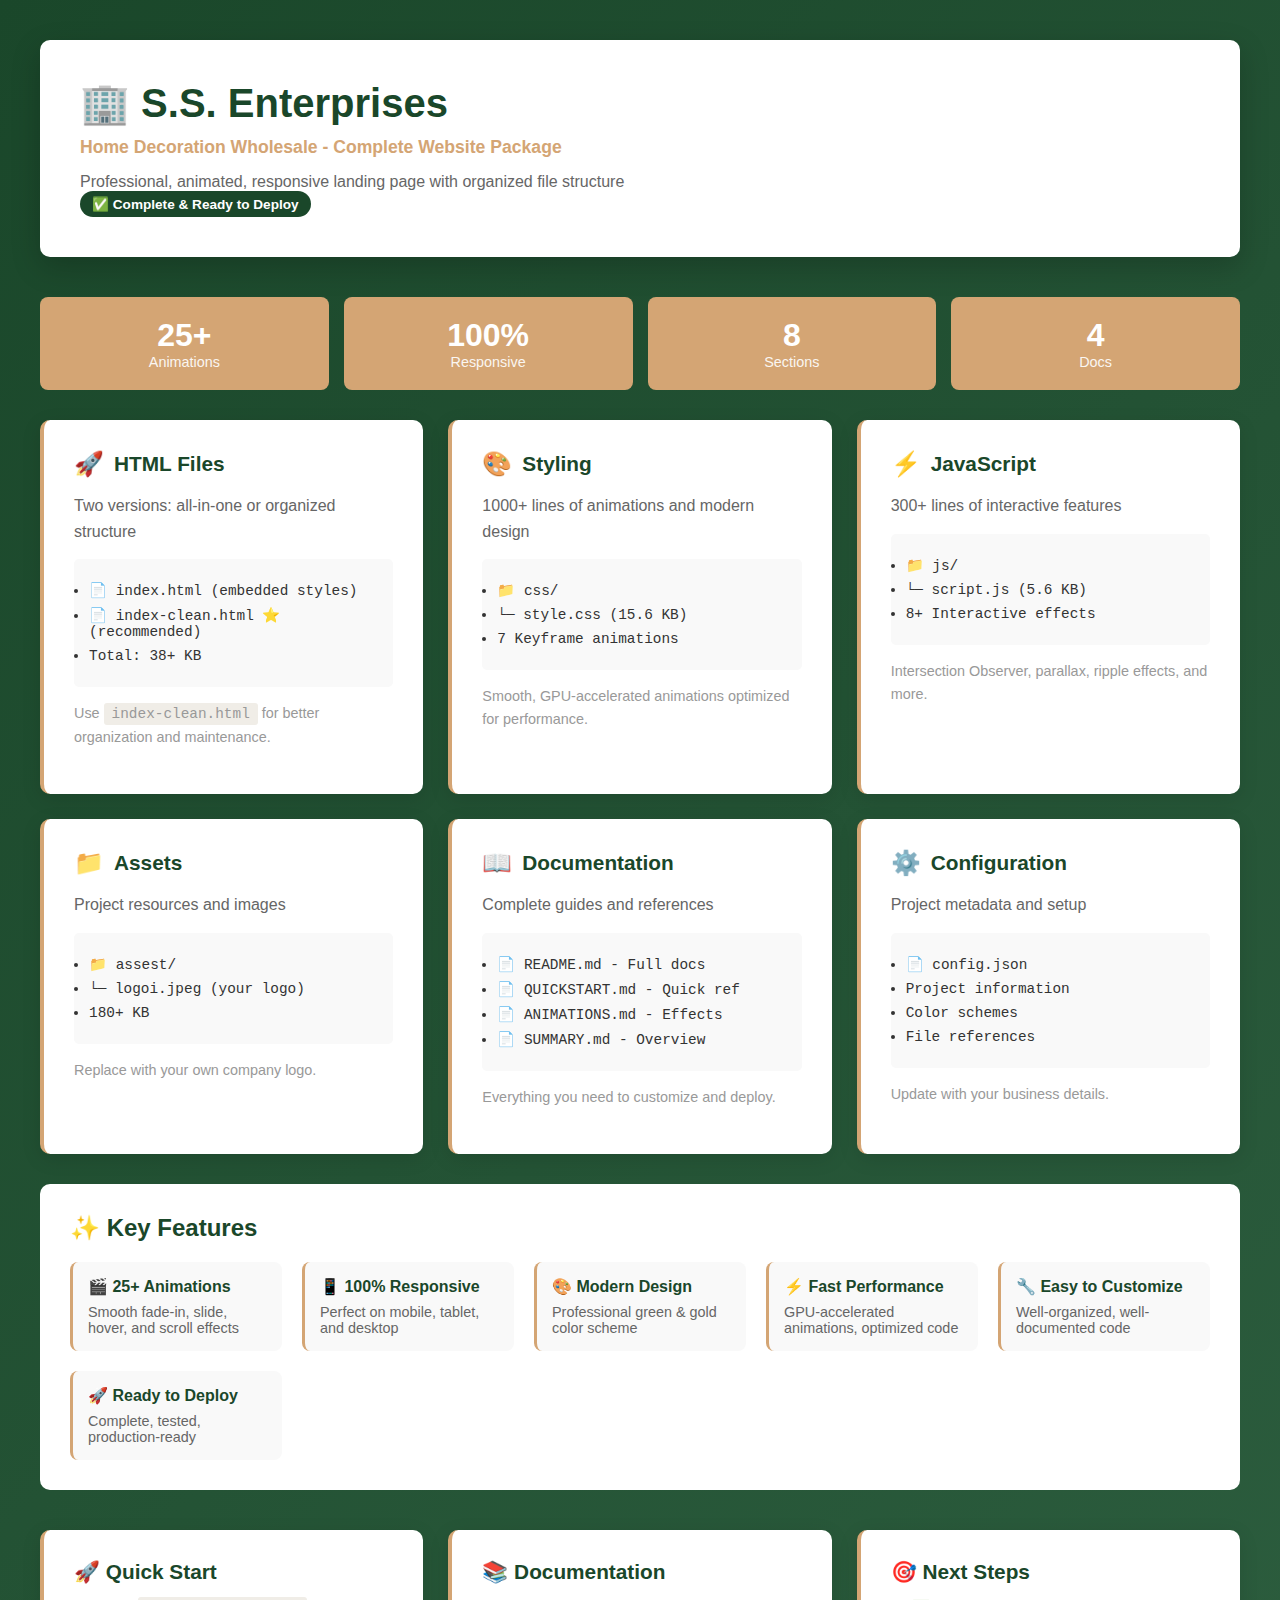
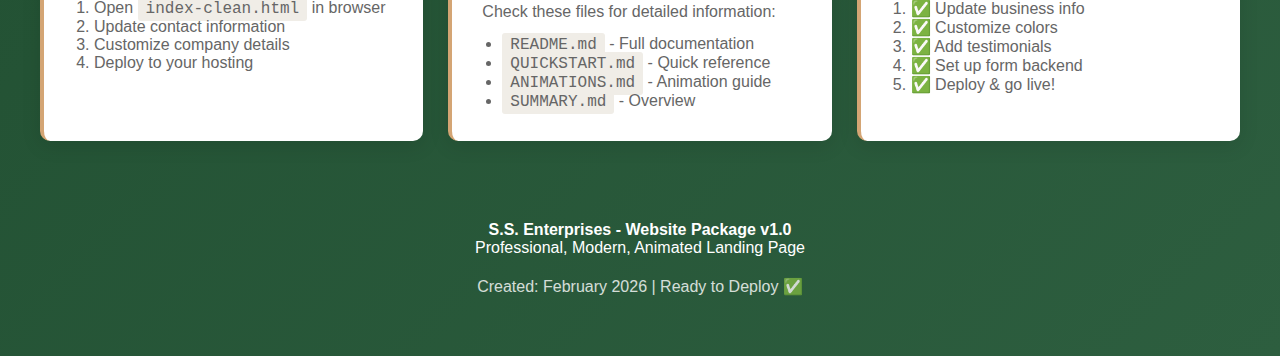
<file: FILE-INDEX.html>
<!DOCTYPE html>
<html lang="en">
<head>
    <meta charset="UTF-8">
    <meta name="viewport" content="width=device-width, initial-scale=1.0">
    <title>S.S. Enterprises - File Index</title>
    <style>
        * { margin: 0; padding: 0; box-sizing: border-box; }
        body { font-family: 'Segoe UI', Tahoma, Geneva, Verdana, sans-serif; background: linear-gradient(135deg, #1a472a, #2d5e3f); color: #333; padding: 40px 20px; min-height: 100vh; }
        .container { max-width: 1200px; margin: 0 auto; }
        header { background: white; padding: 40px; border-radius: 10px; margin-bottom: 40px; box-shadow: 0 10px 30px rgba(0,0,0,0.2); }
        h1 { color: #1a472a; margin-bottom: 10px; font-size: 2.5rem; }
        .subtitle { color: #d4a574; font-size: 1.1rem; font-weight: 600; }
        .grid { display: grid; grid-template-columns: repeat(auto-fit, minmax(350px, 1fr)); gap: 25px; margin-top: 30px; }
        .card { background: white; padding: 30px; border-radius: 10px; box-shadow: 0 5px 20px rgba(0,0,0,0.1); transition: all 0.3s ease; border-left: 4px solid #d4a574; }
        .card:hover { transform: translateY(-5px); box-shadow: 0 15px 40px rgba(0,0,0,0.15); }
        .card h3 { color: #1a472a; margin-bottom: 15px; font-size: 1.3rem; display: flex; align-items: center; gap: 10px; }
        .card p { color: #666; line-height: 1.6; margin-bottom: 15px; }
        .file-list { background: #f9f9f9; padding: 15px; border-radius: 5px; font-family: 'Courier New', monospace; font-size: 0.9rem; }
        .file-list li { margin: 8px 0; color: #333; }
        .icon { font-size: 1.5rem; }
        .btn { display: inline-block; padding: 12px 24px; background: linear-gradient(135deg, #d4a574, #e8b88f); color: #1a472a; text-decoration: none; border-radius: 50px; font-weight: 600; transition: all 0.3s ease; margin-top: 15px; }
        .btn:hover { background: linear-gradient(135deg, #1a472a, #2d5e3f); color: #d4a574; transform: translateY(-2px); }
        .status { display: inline-block; background: #1a472a; color: #fff; padding: 5px 12px; border-radius: 20px; font-size: 0.85rem; font-weight: 600; }
        .stats { display: grid; grid-template-columns: repeat(auto-fit, minmax(150px, 1fr)); gap: 15px; margin-top: 30px; }
        .stat-box { background: #d4a574; color: white; padding: 20px; border-radius: 8px; text-align: center; }
        .stat-number { font-size: 2rem; font-weight: 700; }
        .stat-label { font-size: 0.9rem; opacity: 0.9; }
        .features { background: white; padding: 30px; border-radius: 10px; margin-top: 30px; }
        .features h2 { color: #1a472a; margin-bottom: 20px; }
        .feature-grid { display: grid; grid-template-columns: repeat(auto-fit, minmax(200px, 1fr)); gap: 20px; }
        .feature-item { padding: 15px; background: #f9f9f9; border-radius: 8px; border-left: 3px solid #d4a574; }
        .feature-item h4 { color: #1a472a; margin-bottom: 8px; }
        .feature-item p { font-size: 0.9rem; color: #666; }
        code { background: #f0ede7; padding: 3px 8px; border-radius: 3px; font-family: 'Courier New'; }
        footer { text-align: center; color: white; margin-top: 60px; padding: 20px; }
    </style>
</head>
<body>
    <div class="container">
        <header>
            <h1>🏢 S.S. Enterprises</h1>
            <p class="subtitle">Home Decoration Wholesale - Complete Website Package</p>
            <p style="color: #666; margin-top: 15px;">Professional, animated, responsive landing page with organized file structure</p>
            <span class="status">✅ Complete & Ready to Deploy</span>
        </header>

        <div class="stats">
            <div class="stat-box">
                <div class="stat-number">25+</div>
                <div class="stat-label">Animations</div>
            </div>
            <div class="stat-box">
                <div class="stat-number">100%</div>
                <div class="stat-label">Responsive</div>
            </div>
            <div class="stat-box">
                <div class="stat-number">8</div>
                <div class="stat-label">Sections</div>
            </div>
            <div class="stat-box">
                <div class="stat-number">4</div>
                <div class="stat-label">Docs</div>
            </div>
        </div>

        <div class="grid">
            <div class="card">
                <h3><span class="icon">🚀</span> HTML Files</h3>
                <p>Two versions: all-in-one or organized structure</p>
                <div class="file-list">
                    <ul>
                        <li>📄 index.html (embedded styles)</li>
                        <li>📄 index-clean.html ⭐ (recommended)</li>
                        <li>Total: 38+ KB</li>
                    </ul>
                </div>
                <p style="margin-top: 15px; font-size: 0.9rem; color: #999;">Use <code>index-clean.html</code> for better organization and maintenance.</p>
            </div>

            <div class="card">
                <h3><span class="icon">🎨</span> Styling</h3>
                <p>1000+ lines of animations and modern design</p>
                <div class="file-list">
                    <ul>
                        <li>📁 css/</li>
                        <li>└─ style.css (15.6 KB)</li>
                        <li>7 Keyframe animations</li>
                    </ul>
                </div>
                <p style="margin-top: 15px; font-size: 0.9rem; color: #999;">Smooth, GPU-accelerated animations optimized for performance.</p>
            </div>

            <div class="card">
                <h3><span class="icon">⚡</span> JavaScript</h3>
                <p>300+ lines of interactive features</p>
                <div class="file-list">
                    <ul>
                        <li>📁 js/</li>
                        <li>└─ script.js (5.6 KB)</li>
                        <li>8+ Interactive effects</li>
                    </ul>
                </div>
                <p style="margin-top: 15px; font-size: 0.9rem; color: #999;">Intersection Observer, parallax, ripple effects, and more.</p>
            </div>

            <div class="card">
                <h3><span class="icon">📁</span> Assets</h3>
                <p>Project resources and images</p>
                <div class="file-list">
                    <ul>
                        <li>📁 assest/</li>
                        <li>└─ logoi.jpeg (your logo)</li>
                        <li>180+ KB</li>
                    </ul>
                </div>
                <p style="margin-top: 15px; font-size: 0.9rem; color: #999;">Replace with your own company logo.</p>
            </div>

            <div class="card">
                <h3><span class="icon">📖</span> Documentation</h3>
                <p>Complete guides and references</p>
                <div class="file-list">
                    <ul>
                        <li>📄 README.md - Full docs</li>
                        <li>📄 QUICKSTART.md - Quick ref</li>
                        <li>📄 ANIMATIONS.md - Effects</li>
                        <li>📄 SUMMARY.md - Overview</li>
                    </ul>
                </div>
                <p style="margin-top: 15px; font-size: 0.9rem; color: #999;">Everything you need to customize and deploy.</p>
            </div>

            <div class="card">
                <h3><span class="icon">⚙️</span> Configuration</h3>
                <p>Project metadata and setup</p>
                <div class="file-list">
                    <ul>
                        <li>📄 config.json</li>
                        <li>Project information</li>
                        <li>Color schemes</li>
                        <li>File references</li>
                    </ul>
                </div>
                <p style="margin-top: 15px; font-size: 0.9rem; color: #999;">Update with your business details.</p>
            </div>
        </div>

        <div class="features">
            <h2>✨ Key Features</h2>
            <div class="feature-grid">
                <div class="feature-item">
                    <h4>🎬 25+ Animations</h4>
                    <p>Smooth fade-in, slide, hover, and scroll effects</p>
                </div>
                <div class="feature-item">
                    <h4>📱 100% Responsive</h4>
                    <p>Perfect on mobile, tablet, and desktop</p>
                </div>
                <div class="feature-item">
                    <h4>🎨 Modern Design</h4>
                    <p>Professional green & gold color scheme</p>
                </div>
                <div class="feature-item">
                    <h4>⚡ Fast Performance</h4>
                    <p>GPU-accelerated animations, optimized code</p>
                </div>
                <div class="feature-item">
                    <h4>🔧 Easy to Customize</h4>
                    <p>Well-organized, well-documented code</p>
                </div>
                <div class="feature-item">
                    <h4>🚀 Ready to Deploy</h4>
                    <p>Complete, tested, production-ready</p>
                </div>
            </div>
        </div>

        <div class="grid" style="margin-top: 40px;">
            <div class="card">
                <h3>🚀 Quick Start</h3>
                <ol style="margin-left: 20px; color: #666;">
                    <li>Open <code>index-clean.html</code> in browser</li>
                    <li>Update contact information</li>
                    <li>Customize company details</li>
                    <li>Deploy to your hosting</li>
                </ol>
            </div>

            <div class="card">
                <h3>📚 Documentation</h3>
                <p style="color: #666; margin-bottom: 10px;">Check these files for detailed information:</p>
                <ul style="margin-left: 20px; color: #666;">
                    <li><code>README.md</code> - Full documentation</li>
                    <li><code>QUICKSTART.md</code> - Quick reference</li>
                    <li><code>ANIMATIONS.md</code> - Animation guide</li>
                    <li><code>SUMMARY.md</code> - Overview</li>
                </ul>
            </div>

            <div class="card">
                <h3>🎯 Next Steps</h3>
                <ol style="margin-left: 20px; color: #666;">
                    <li>✅ Update business info</li>
                    <li>✅ Customize colors</li>
                    <li>✅ Add testimonials</li>
                    <li>✅ Set up form backend</li>
                    <li>✅ Deploy & go live!</li>
                </ol>
            </div>
        </div>

        <footer>
            <p><strong>S.S. Enterprises - Website Package v1.0</strong></p>
            <p>Professional, Modern, Animated Landing Page</p>
            <p style="margin-top: 20px; opacity: 0.8;">Created: February 2026 | Ready to Deploy ✅</p>
        </footer>
    </div>
</body>
</html>
</file>
